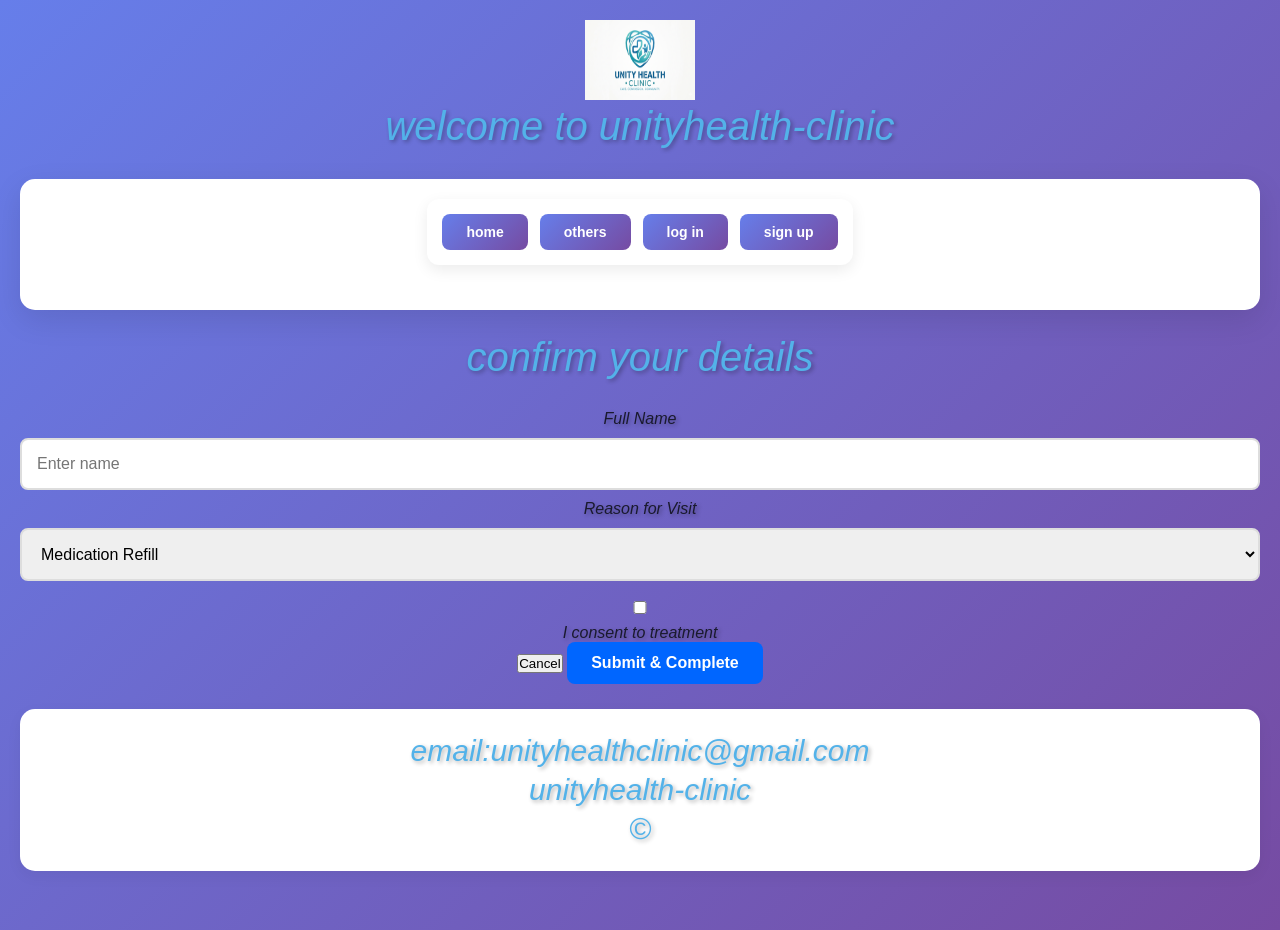
<file: UNITY-HEALTH-APP/index.html>
<!DOCTYPE html>
<html lang="en">
<head>
    <link rel="stylesheet" href="mucyo1.css">
    <title>Unity Health - Offline Check-in</title>
</head>
<body>
<img src="mucyo.png" width="110" height="80">
<p>welcome to unityhealth-clinic</p>
<header>
<nav>
  <button><a href="index.html">home</a></button> 
  <button><a href="other s.html">others</a></button> 
  <button><a href="log in.html">log in</a></button>
<button><a href="index.html">sign up</a></button>
    </nav>
    </header>
<p>confirm your details</p>
            <form id="checkinForm">
                <div class="form-group">
                    <label>Full Name</label>
                    <input type="text" id="patientName" placeholder="Enter name" required>
                </div>
                
                <div class="form-group">
                    <label>Reason for Visit</label>
                    <select id="reason">
                        <option>Medication Refill</option>
                        <option>New Consultation</option>
                        <option>Follow-up</option>
                    </select>
                </div>

                <div class="checkbox-group">
                    <input type="checkbox" id="consent">
                    <label>I consent to treatment</label>
                </div>

                <div class="actions">
                    <button type="button" class="btn-secondary">Cancel</button>
                    <button type="submit" class="btn-primary">Submit & Complete</button>
                </div>
            </form>
        </main>
    </div>
 <footer>
    <p>email:unityhealthclinic@gmail.com</p>
    <p>unityhealth-clinic</p>
    <p>&copy;</p>
</body>
</html>
</file>
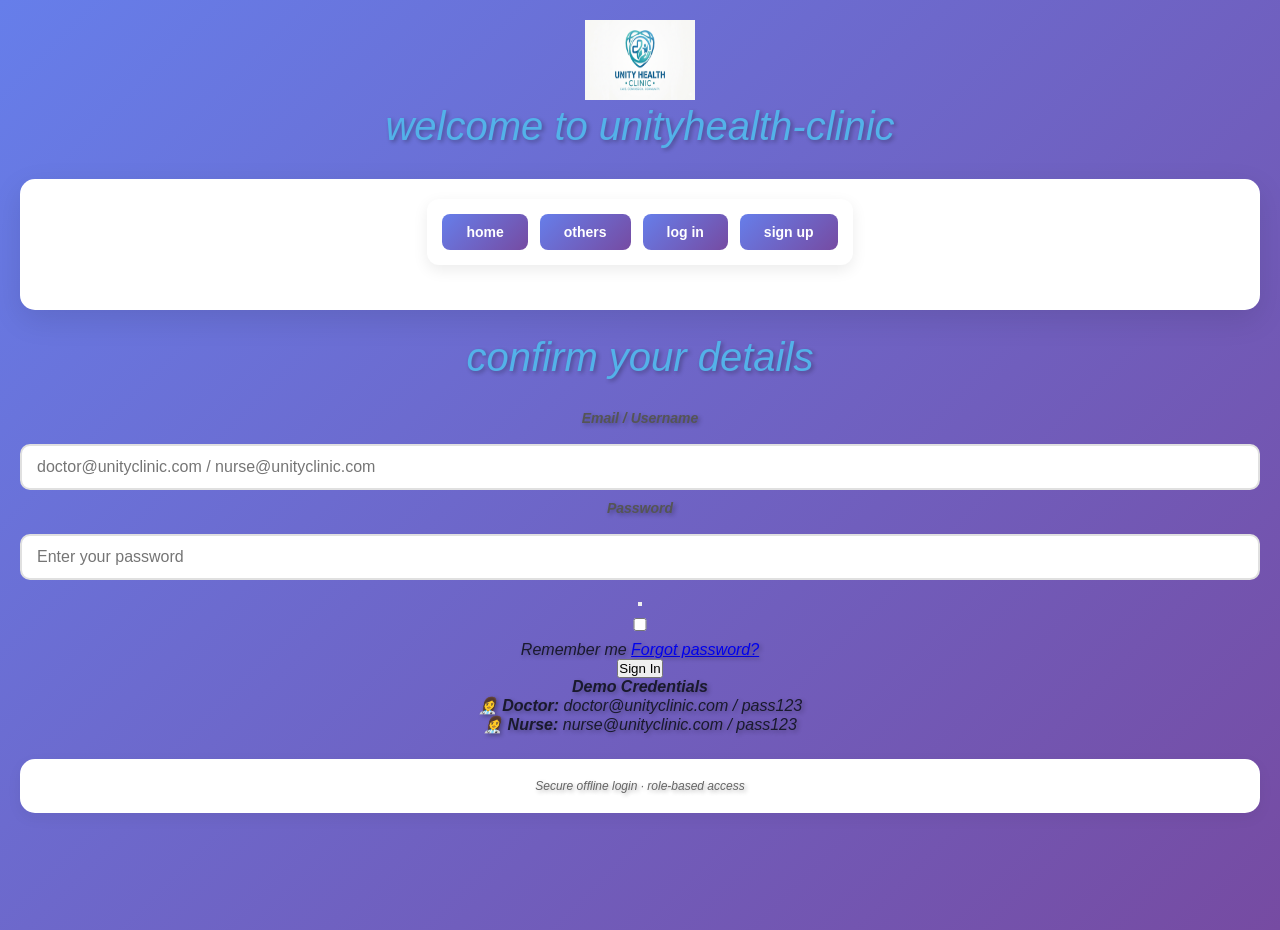
<file: UNITY-HEALTH-APP/log in.html>
<!DOCTYPE html>
<html lang="en">
<head>
    <link rel="stylesheet" href="mucyo1.css">
    <title>Unity Health - Offline Check-in</title>
</head>
<body>
<img src="mucyo.png" width="110" height="80">
<p>welcome to unityhealth-clinic</p>
<header>
<nav>
  <button><a href="index.html">home</a></button> 
  <button><a href="other s.html">others</a></button> 
  <button><a href="log in.html">log in</a></button>
<button><a href="index.html">sign up</a></button>
    
    </nav>
    </header>
<p>confirm your details</p>
    <form id="loginForm">
      <div class="input-group">
        <label><i class="far fa-envelope"></i> Email / Username</label>
        <div class="input-icon">
          <i class="fas fa-user"></i>
          <input type="text" id="username" placeholder="doctor@unityclinic.com / nurse@unityclinic.com" autocomplete="off">
        </div>
      </div>

      <div class="input-group">
        <label><i class="fas fa-lock"></i> Password</label>
        <div class="input-icon">
          <i class="fas fa-key"></i>
          <input type="password" id="password" placeholder="Enter your password">
          <button type="button" id="togglePassword" class="password-toggle">
            <i class="far fa-eye-slash"></i>
          </button>
        </div>
      </div>

      <div class="form-options">
        <label class="checkbox-label">
          <input type="checkbox" id="rememberCheckbox"> Remember me
        </label>
        <a href="#" id="forgotPasswordLink" class="forgot-link">Forgot password?</a>
      </div>

      <button type="submit" class="login-btn">
        <i class="fas fa-sign-in-alt"></i> Sign In
      </button>
    </form>

    <!-- Demo credentials hint (offline demo) -->
    <div class="demo-hint">
      <i class="fas fa-info-circle"></i> <strong>Demo Credentials</strong><br>
      👩‍⚕️ <strong>Doctor:</strong> doctor@unityclinic.com / pass123<br>
      👩‍⚕️ <strong>Nurse:</strong> nurse@unityclinic.com / pass123
    </div>
  </div>
  <footer>
    <i class="fas fa-laptop-medical"></i> Secure offline login · role-based access
  </footer>
</div>

<script>
  // DOM elements
  const doctorTab = document.querySelector('.doctor-tab');
  const nurseTab = document.querySelector('.nurse-tab');
  const usernameInput = document.getElementById('username');
  const passwordInput = document.getElementById('password');
  const loginForm = document.getElementById('loginForm');
  const errorContainer = document.getElementById('errorContainer');
  const errorTextSpan = document.getElementById('errorText');
  const togglePasswordBtn = document.getElementById('togglePassword');
  const rememberCheckbox = document.getElementById('rememberCheckbox');
  const forgotLink = document.getElementById('forgotPasswordLink');
  
  // Role state
  let currentRole = 'doctor';   // 'doctor' or 'nurse'

  // ---------- Role Switching UI ----------
  function setActiveRole(role) {
    currentRole = role;
    if (role === 'doctor') {
      doctorTab.classList.add('active');
      nurseTab.classList.remove('active');
      // optional: change placeholder hints for doctor
      usernameInput.placeholder = "doctor@unityclinic.com";
    } else {
      nurseTab.classList.add('active');
      doctorTab.classList.remove('active');
      usernameInput.placeholder = "nurse@unityclinic.com";
    }
    // Clear any previous error when switching roles
    hideError();
    // Not clearing input values automatically (user might switch roles)
  }

  doctorTab.addEventListener('click', () => setActiveRole('doctor'));
  nurseTab.addEventListener('click', () => setActiveRole('nurse'));

  // ---------- Helper: Show error message ----------
  function showError(message) {
    errorTextSpan.innerText = message;
    errorContainer.classList.remove('hidden');
    // auto hide after 4 seconds
    setTimeout(() => {
      if (errorContainer && !errorContainer.classList.contains('hidden')) {
        errorContainer.classList.add('hidden');
      }
    }, 4000);
  }

  function hideError() {
    errorContainer.classList.add('hidden');
    errorTextSpan.innerText = '';
  }

  // ---------- Password Toggle (show/hide) ----------
  togglePasswordBtn.addEventListener('click', function() {
    const type = passwordInput.getAttribute('type') === 'password' ? 'text' : 'password';
    passwordInput.setAttribute('type', type);
    this.innerHTML = type === 'password' ? '<i class="far fa-eye-slash"></i>' : '<i class="far fa-eye"></i>';
  });

  // ---------- Forgot password (demo simulation) ----------
  forgotLink.addEventListener('click', (e) => {
    e.preventDefault();
    showToastMessage('📧 Reset link sent to your clinic email address (demo mode).');
  });

  // Helper toast message (temporary notification)
  function showToastMessage(message, isSuccess = true) {
    let existingToast = document.querySelector('.toast-message');
    if (existingToast) existingToast.remove();
    const toast = document.createElement('div');
    toast.className = 'toast-message';
    toast.innerHTML = `<i class="fas ${isSuccess ? 'fa-check-circle' : 'fa-info-circle'}"></i> ${message}`;
    document.body.appendChild(toast);
    setTimeout(() => {
      toast.remove();
    }, 3000);
  }

  // ---------- Save to localStorage "remember me" (demo) ----------
  function saveRememberedCredentials(username, role) {
    if (rememberCheckbox.checked) {
      localStorage.setItem('clinic_remembered_user', username);
      localStorage.setItem('clinic_remembered_role', role);
      localStorage.setItem('clinic_remember_flag', 'true');
    } else {
      localStorage.removeItem('clinic_remembered_user');
      localStorage.removeItem('clinic_remembered_role');
      localStorage.setItem('clinic_remember_flag', 'false');
    }
  }

  function loadRememberedCredentials() {
    const flag = localStorage.getItem('clinic_remember_flag');
    if (flag === 'true') {
      const savedUser = localStorage.getItem('clinic_remembered_user');
      const savedRole = localStorage.getItem('clinic_remembered_role');
      if (savedUser) {
        usernameInput.value = savedUser;
        rememberCheckbox.checked = true;
        if (savedRole === 'doctor') setActiveRole('doctor');
        else if (savedRole === 'nurse') setActiveRole('nurse');
      }
    }
  }

  // ---------- VALIDATION & AUTHENTICATION (mock role-based) ----------
  // For demo purposes, clinic staff validation: doctor & nurse credentials
  function authenticate(role, username, password) {
    // Normalize inputs
    const user = username.trim().toLowerCase();
    const pwd = password.trim();
    
    if (role === 'doctor') {
      // doctor credentials: doctor@unityclinic.com / pass123  or any demo
      if ((user === 'doctor@unityclinic.com' || user === 'doctor') && pwd === 'pass123') {
        return { success: true, fullName: 'Dr. Sarah Mitchell', role: 'Doctor', redirect: '/doctor-dashboard' };
      }
    } 
    else if (role === 'nurse') {
      // nurse credentials: nurse@unityclinic.com / pass123
      if ((user === 'nurse@unityclinic.com' || user === 'nurse') && pwd === 'pass123') {
        return { success: true, fullName: 'Nurse Anna K.', role: 'Nurse', redirect: '/nurse-dashboard' };
      }
    }
    return { success: false, message: 'Invalid email or password. Please check your credentials.' };
  }

  // ---------- After successful login: display redirect simulation + role info ----------
  function handleLoginSuccess(userData, roleType) {
    // Display a nice success toast with role-based welcome
    const welcomeMsg = `Welcome back, ${userData.fullName} (${userData.role}). Redirecting to dashboard...`;
    showToastMessage(welcomeMsg, true);
    
    // In a real app, redirect to dashboard page; here we simulate navigation
    setTimeout(() => {
      // For demonstration: show an alert with success and reload simulation? 
      // We can also replace body content slightly, but just illustrate successful login:
      alert(`✅ LOGIN SUCCESSFUL!\n\nRole: ${userData.role}\nName: ${userData.fullName}\n\nThe clinic dashboard would open here.\n(Offline demo simulation)`);
      // Optional: reset form or keep logged in state? We'll clear password field to reset.
      passwordInput.value = '';
      // On success, you could also redirect to a new page (but this is just code snippet)
      // For demonstration we just show a success message.
    }, 500);
  }

  // ---------- Form submit handler ----------
  loginForm.addEventListener('submit', (e) => {
    e.preventDefault();
    hideError();
    
    const username = usernameInput.value;
    const password = passwordInput.value;
    
    // basic empty check
    if (!username || username.trim() === '') {
      showError('Please enter your email/username.');
      return;
    }
    if (!password) {
      showError('Password is required.');
      return;
    }
    
    // Perform authentication based on currentRole
    const authResult = authenticate(currentRole, username, password);
    
    if (authResult.success) {
      // Save remember-me if checked
      saveRememberedCredentials(username, currentRole);
      // Successful login
      handleLoginSuccess(authResult, currentRole);
      // optional clear error & further actions
    } else {
      showError(authResult.message || 'Authentication failed. Please try again.');
      // on failure, clear password only for security
      passwordInput.value = '';
    }
  });
  
  // Additional: reset demo fields with one-click? not necessary but add small handler for usability
  // Also if user press Enter, works as submit.
  
  // Load any saved "remember me" data on page load
  document.addEventListener('DOMContentLoaded', () => {
    loadRememberedCredentials();
    // Also set initial placeholder based on active role
    if (currentRole === 'doctor') {
      usernameInput.placeholder = "doctor@unityclinic.com";
    } else {
      usernameInput.placeholder = "nurse@unityclinic.com";
    }
    // Add small demo helper tooltip: if using quick demo.
  });
  
  // Convenience: if user clicks on any demo hint fill? Not needed but prevent confusion, but we also provide helper:
  // double-click on demo hint to autofill demo credentials?
  const demoHintDiv = document.querySelector('.demo-hint');
  if (demoHintDiv) {
    demoHintDiv.addEventListener('dblclick', () => {
      if (currentRole === 'doctor') {
        usernameInput.value = 'doctor@unityclinic.com';
        passwordInput.value = 'pass123';
      } else {
        usernameInput.value = 'nurse@unityclinic.com';
        passwordInput.value = 'pass123';
      }
      showToastMessage('Demo credentials filled! Click Sign In.', true);
    });
  }
  
  // Also clicking on role tabs should not clear whole form but remove error
  const roleTabs = [doctorTab, nurseTab];
  roleTabs.forEach(tab => {
    tab.addEventListener('click', () => {
      hideError();
      // optional: if we want to preserve username but show role placeholder, fine
    });
  });
</script>
</body>
</html>
</file>
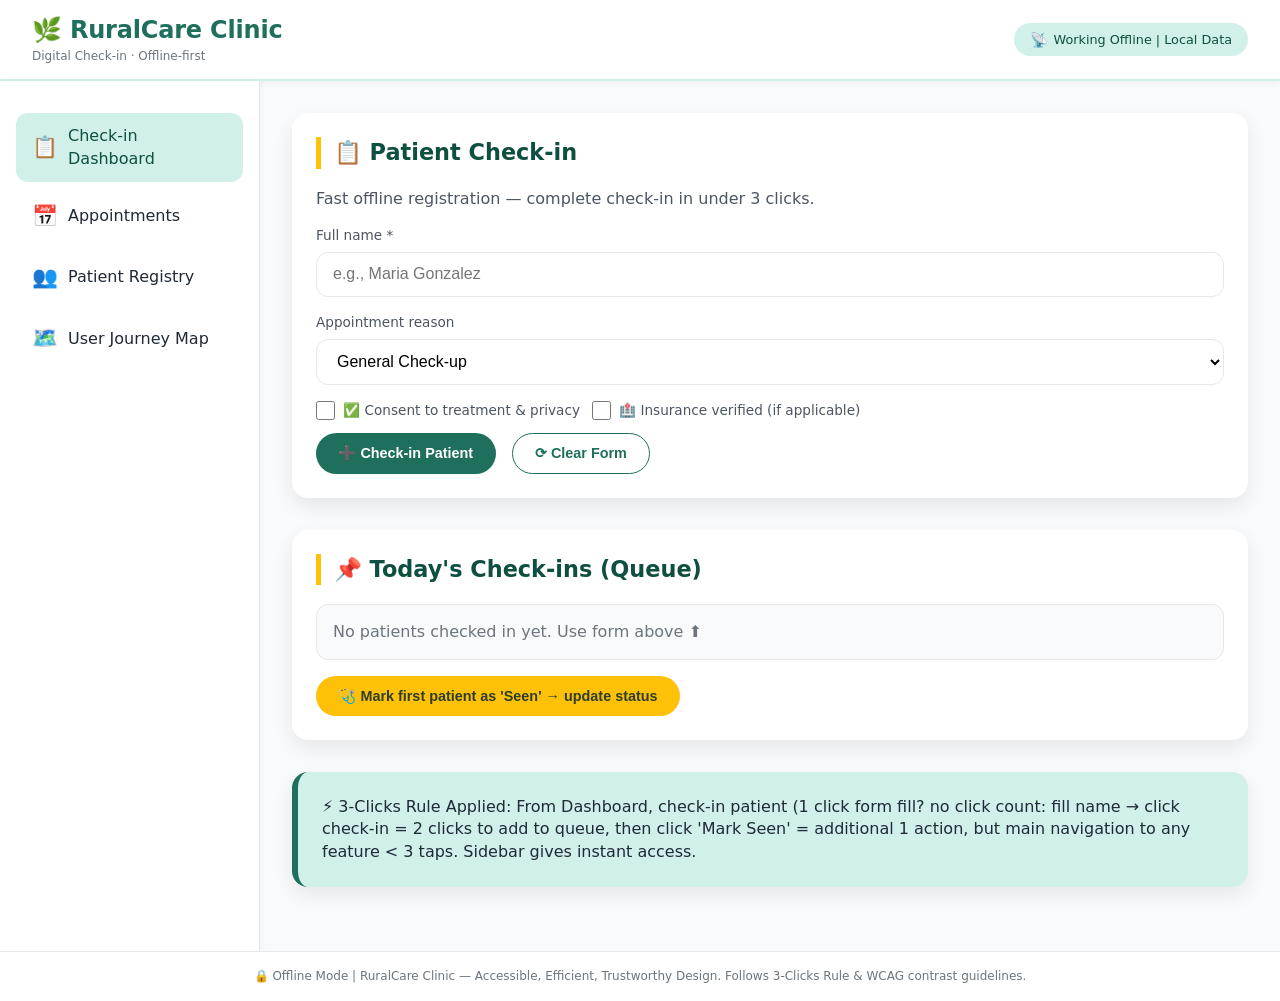
<file: UNITY-HEALTH-APP/mybestie.html>
<!DOCTYPE html>
<html lang="en">
<head>
  <meta charset="UTF-8">
  <meta name="viewport" content="width=device-width, initial-scale=1.0, user-scalable=yes">
  <title>RuralCare Clinic | Digital Patient Check-in System</title>
  <!-- Offline-capable, no external fonts or CDNs required for core functionality -->
  <style>
    * {
      margin: 0;
      padding: 0;
      box-sizing: border-box;
    }

    /* ========== BRAND IDENTITY & DESIGN PRINCIPLES ==========
       1. Accessibility: high contrast, clear focus states, scalable text
       2. Calm & Trustworthy: soothing blue-green palette, soft shadows, rounded corners
       3. Efficiency: 3-clicks rule, large tap targets, minimal cognitive load
    ========== */
    :root {
      --primary: #1e6f5c;      /* calm teal: trust, health */
      --primary-dark: #0e4f41;
      --primary-light: #d1f0ea;
      --secondary: #ffc107;    /* warm amber for highlights/alerts */
      --neutral-light: #f9fafb;
      --neutral-mid: #e5e7eb;
      --neutral-dark: #4b5563;
      --text-dark: #1f2937;
      --text-muted: #6c757d;
      --success: #28a745;
      --white: #ffffff;
      --shadow-sm: 0 2px 8px rgba(0, 0, 0, 0.05);
      --shadow-md: 0 8px 20px rgba(0, 0, 0, 0.08);
      --radius-md: 16px;
      --radius-sm: 12px;
    }

    body {
      font-family: system-ui, -apple-system, 'Segoe UI', Roboto, 'Helvetica Neue', sans-serif;
      background: var(--neutral-light);
      color: var(--text-dark);
      line-height: 1.4;
    }

    /* MAIN APP LAYOUT */
    .app {
      display: flex;
      flex-direction: column;
      min-height: 100vh;
    }

    /* Top Navigation Bar */
    .top-nav {
      background: var(--white);
      padding: 0.9rem 2rem;
      display: flex;
      justify-content: space-between;
      align-items: center;
      flex-wrap: wrap;
      gap: 1rem;
      box-shadow: var(--shadow-sm);
      border-bottom: 2px solid var(--primary-light);
    }

    .logo-area h1 {
      font-size: 1.5rem;
      font-weight: 600;
      color: var(--primary);
      letter-spacing: -0.2px;
    }

    .logo-area p {
      font-size: 0.75rem;
      color: var(--text-muted);
    }

    .offline-badge {
      background: var(--primary-light);
      padding: 0.4rem 1rem;
      border-radius: 40px;
      font-size: 0.8rem;
      font-weight: 500;
      display: flex;
      align-items: center;
      gap: 6px;
      color: var(--primary-dark);
    }

    .offline-badge::before {
      content: "📡";
      font-size: 0.9rem;
    }

    /* Sidebar + Main layout (2 columns - desktop, responsive) */
    .dashboard-container {
      display: flex;
      flex: 1;
    }

    /* Sidebar Menu */
    .sidebar {
      width: 260px;
      background: var(--white);
      border-right: 1px solid var(--neutral-mid);
      padding: 2rem 1rem;
      flex-shrink: 0;
      box-shadow: var(--shadow-sm);
    }

    .sidebar-menu {
      list-style: none;
      display: flex;
      flex-direction: column;
      gap: 0.5rem;
    }

    .sidebar-menu li {
      border-radius: var(--radius-sm);
      transition: all 0.2s;
    }

    .sidebar-menu a {
      display: flex;
      align-items: center;
      gap: 12px;
      padding: 0.75rem 1rem;
      text-decoration: none;
      font-weight: 500;
      color: var(--text-dark);
      border-radius: var(--radius-sm);
      transition: 0.1s ease;
    }

    .sidebar-menu a:hover,
    .sidebar-menu li.active a {
      background: var(--primary-light);
      color: var(--primary-dark);
    }

    .sidebar-menu .icon {
      font-size: 1.3rem;
      width: 24px;
      text-align: center;
    }

    /* Main content area */
    .main-content {
      flex: 1;
      padding: 2rem;
      overflow-x: auto;
    }

    /* Card & UI Components = reusable buttons, inputs */
    .card {
      background: var(--white);
      border-radius: var(--radius-md);
      box-shadow: var(--shadow-md);
      padding: 1.5rem;
      margin-bottom: 2rem;
    }

    .section-title {
      font-size: 1.4rem;
      font-weight: 600;
      margin-bottom: 1.2rem;
      color: var(--primary-dark);
      border-left: 5px solid var(--secondary);
      padding-left: 0.8rem;
    }

    /* Reusable button styles */
    .btn {
      border: none;
      padding: 0.7rem 1.4rem;
      border-radius: 40px;
      font-weight: 600;
      font-size: 0.9rem;
      cursor: pointer;
      transition: all 0.2s;
      background: var(--neutral-mid);
      color: var(--text-dark);
      display: inline-flex;
      align-items: center;
      gap: 8px;
    }

    .btn-primary {
      background: var(--primary);
      color: white;
      box-shadow: 0 1px 2px rgba(0,0,0,0.05);
    }

    .btn-primary:hover {
      background: var(--primary-dark);
      transform: translateY(-1px);
    }

    .btn-outline {
      background: transparent;
      border: 1px solid var(--primary);
      color: var(--primary);
    }

    /* Input fields */
    .input-group {
      margin-bottom: 1rem;
      display: flex;
      flex-direction: column;
      gap: 0.4rem;
    }

    label {
      font-weight: 500;
      font-size: 0.85rem;
      color: var(--neutral-dark);
    }

    input, select {
      padding: 0.8rem 1rem;
      border: 1.5px solid var(--neutral-mid);
      border-radius: var(--radius-sm);
      font-size: 1rem;
      transition: 0.2s;
      background: var(--white);
    }

    input:focus, select:focus {
      outline: none;
      border-color: var(--primary);
      box-shadow: 0 0 0 3px rgba(30,111,92,0.2);
    }

    /* Checkbox status specific */
    .checkbox-group {
      display: flex;
      align-items: center;
      gap: 12px;
      margin: 0.8rem 0;
    }

    .checkbox-group label {
      display: flex;
      align-items: center;
      gap: 8px;
      cursor: pointer;
    }

    input[type="checkbox"] {
      width: 1.2rem;
      height: 1.2rem;
      accent-color: var(--primary);
    }

    /* Patient queue / appointment list */
    .patient-list {
      margin-top: 1rem;
    }

    .patient-item {
      background: var(--neutral-light);
      padding: 1rem;
      border-radius: var(--radius-sm);
      margin-bottom: 0.8rem;
      display: flex;
      justify-content: space-between;
      align-items: center;
      flex-wrap: wrap;
      gap: 10px;
      border: 1px solid var(--neutral-mid);
    }

    .patient-info h4 {
      font-size: 1rem;
    }

    .status-badge {
      background: #ffedd5;
      color: #b45309;
      padding: 0.3rem 0.8rem;
      border-radius: 30px;
      font-size: 0.7rem;
      font-weight: 600;
    }

    .status-badge.checked {
      background: #d1fae5;
      color: #065f46;
    }

    hr {
      margin: 1rem 0;
      border-color: var(--neutral-mid);
    }

    /* Responsive - sidebar collapses on small screen */
    @media (max-width: 700px) {
      .dashboard-container {
        flex-direction: column;
      }
      .sidebar {
        width: 100%;
        padding: 1rem;
        border-right: none;
        border-bottom: 1px solid var(--neutral-mid);
      }
      .sidebar-menu {
        flex-direction: row;
        flex-wrap: wrap;
      }
      .main-content {
        padding: 1rem;
      }
    }

    /* journey map custom styling */
    .journey-steps {
      display: flex;
      flex-wrap: wrap;
      gap: 1rem;
      justify-content: space-between;
      margin-top: 1rem;
    }
    .step {
      flex: 1;
      background: var(--primary-light);
      padding: 0.8rem;
      border-radius: var(--radius-sm);
      text-align: center;
      font-size: 0.8rem;
      font-weight: 500;
    }
    .highlight {
      background: var(--secondary);
      color: #1e3a2f;
    }
    footer {
      background: white;
      padding: 1rem;
      text-align: center;
      border-top: 1px solid var(--neutral-mid);
      font-size: 0.75rem;
      color: var(--text-muted);
    }
  </style>
</head>
<body>
<div class="app">
  <!-- Top Navigation Bar with logo and offline indicator -->
  <div class="top-nav">
    <div class="logo-area">
      <h1>🌿 RuralCare Clinic</h1>
      <p>Digital Check-in · Offline-first</p>
    </div>
    <div class="offline-badge">
      <span>Working Offline | Local Data</span>
    </div>
  </div>

  <div class="dashboard-container">
    <!-- Sidebar Menu - navigation within dashboard -->
    <aside class="sidebar">
      <ul class="sidebar-menu">
        <li class="active" id="nav-dashboard-link"><a href="#" data-view="dashboard"><span class="icon">📋</span> Check-in Dashboard</a></li>
        <li id="nav-appointments-link"><a href="#" data-view="appointments"><span class="icon">📅</span> Appointments</a></li>
        <li id="nav-patients-link"><a href="#" data-view="patients"><span class="icon">👥</span> Patient Registry</a></li>
        <li id="nav-journey-link"><a href="#" data-view="journey"><span class="icon">🗺️</span> User Journey Map</a></li>
      </ul>
    </aside>

    <!-- MAIN CONTENT: dynamic view container (3-clicks rule: anywhere you need is max 2 clicks from main) -->
    <main class="main-content" id="main-view-container">
      <!-- CHECK-IN DASHBOARD (DEFAULT) also low-fidelity wireframe style + high-fidelity UI -->
      <div id="dashboard-view">
        <div class="card">
          <h2 class="section-title">📋 Patient Check-in</h2>
          <p style="margin-bottom: 1rem; color: var(--neutral-dark);">Fast offline registration — complete check-in in under 3 clicks.</p>
          <!-- Input fields for patient names + reusable buttons -->
          <div class="input-group">
            <label>Full name *</label>
            <input type="text" id="patientNameInput" placeholder="e.g., Maria Gonzalez" autocomplete="off">
          </div>
          <div class="input-group">
            <label>Appointment reason</label>
            <select id="reasonSelect">
              <option>General Check-up</option>
              <option>Vaccination</option>
              <option>Chronic follow-up</option>
              <option>Lab results</option>
            </select>
          </div>
          <!-- Status checkboxes (UI components) -->
          <div class="checkbox-group">
            <label>
              <input type="checkbox" id="consentCheckbox"> ✅ Consent to treatment & privacy
            </label>
            <label>
              <input type="checkbox" id="insuranceCheckbox"> 🏥 Insurance verified (if applicable)
            </label>
          </div>
          <div style="display: flex; gap: 1rem; flex-wrap: wrap; margin-top: 0.5rem;">
            <button class="btn btn-primary" id="checkinBtn">➕ Check-in Patient</button>
            <button class="btn btn-outline" id="resetFormBtn">⟳ Clear Form</button>
          </div>
        </div>

        <!-- Today's queue: showing checked-in patients + status checkboxes -->
        <div class="card">
          <h2 class="section-title">📌 Today's Check-ins (Queue)</h2>
          <div id="queueListContainer">
            <!-- dynamic list -->
            <div class="patient-list" id="patientQueueList">
              <div class="patient-item" style="color: var(--text-muted);">No patients checked in yet. Use form above ⬆️</div>
            </div>
          </div>
          <div style="margin-top: 1rem;">
            <button class="btn" id="markFirstSeenBtn" style="background: var(--secondary); color:#2d3e2b;">🩺 Mark first patient as 'Seen' → update status</button>
          </div>
        </div>

        <!-- information architecture note (3-clicks rule) -->
        <div class="card" style="background: var(--primary-light); border-left: 6px solid var(--primary);">
          <p style="font-weight: 500;">⚡ 3‑Clicks Rule Applied: From Dashboard, check-in patient (1 click form fill? no click count: fill name → click check-in = 2 clicks to add to queue, then click 'Mark Seen' = additional 1 action, but main navigation to any feature < 3 taps. Sidebar gives instant access.</p>
        </div>
      </div>

      <!-- Appointments view (hidden initially) -->
      <div id="appointments-view" style="display: none;">
        <div class="card">
          <h2 class="section-title">📅 Upcoming Appointments (Offline)</h2>
          <div id="appointmentList">
            <div class="patient-item">📌 10:00 AM - Elena Ramirez (General check-up)</div>
            <div class="patient-item">📌 11:30 AM - James Omondi (Vaccination)</div>
            <div class="patient-item">📌 01:15 PM - Fatima Hassan (Chronic follow-up)</div>
            <div class="patient-item">📌 03:00 PM - Liam Chen (Lab results)</div>
          </div>
          <hr>
          <div class="input-group">
            <label>Add new appointment (offline demo)</label>
            <input type="text" id="newApptName" placeholder="Patient name">
            <select id="newApptTime">
              <option>09:00 AM</option>
              <option>10:30 AM</option>
              <option>02:00 PM</option>
            </select>
            <button class="btn btn-primary" id="addApptBtn" style="margin-top: 0.6rem;">+ Schedule</button>
          </div>
        </div>
      </div>

      <!-- Patient Registry View  -->
      <div id="patients-view" style="display: none;">
        <div class="card">
          <h2 class="section-title">👥 Registered Patients (Demo Registry)</h2>
          <div id="registryList">
            <div class="patient-item">Maria Santos | Last visit: Jan 12, 2025</div>
            <div class="patient-item">John Mwangi | Last visit: Feb 3, 2025</div>
            <div class="patient-item">Clara Wu | Last visit: Mar 1, 2025</div>
          </div>
          <p style="margin-top: 1rem; font-size: 0.8rem;">All data stored locally in memory (offline)</p>
        </div>
      </div>

      <!-- User Journey Map View (visual mapping) -->
      <div id="journey-view" style="display: none;">
        <div class="card">
          <h2 class="section-title">🚶‍♀️ User Journey: Patient Check-in Experience</h2>
          <div class="journey-steps">
            <div class="step">1️⃣ Enter Clinic → Reception kiosk</div>
            <div class="step">2️⃣ Open Digital Check-in (dashboard)</div>
            <div class="step">3️⃣ Fill name & reason (1 min)</div>
            <div class="step">4️⃣ Confirm consent ✅</div>
            <div class="step highlight">5️⃣ Check-in complete → Added to queue</div>
            <div class="step">6️⃣ Staff notifies → Appointment seen</div>
          </div>
          <p style="margin-top: 1rem;"><strong>💡 Pain points addressed:</strong> Long paper forms, confusing queues, no status visibility → now digital offline, realtime queue status, and clear steps.</p>
        </div>
      </div>
    </main>
  </div>
  <footer>
    <span>🔒 Offline Mode | RuralCare Clinic — Accessible, Efficient, Trustworthy Design. Follows 3-Clicks Rule & WCAG contrast guidelines.</span>
  </footer>
</div>

<script>
  // ------------------ STATE MANAGEMENT (offline-simulated) ------------------
  let checkedInPatients = [];  // each: { id, name, reason, checkedInTime, status: "waiting"|"seen" }

  // helper to update UI for queue
  function renderQueue() {
    const queueContainer = document.getElementById("patientQueueList");
    if (!queueContainer) return;

    if (checkedInPatients.length === 0) {
      queueContainer.innerHTML = `<div class="patient-item" style="color: var(--text-muted);">✨ No patients checked in yet. Use form above ⬆️</div>`;
      return;
    }

    queueContainer.innerHTML = "";
    checkedInPatients.forEach((patient, idx) => {
      const patientDiv = document.createElement("div");
      patientDiv.className = "patient-item";
      const isSeen = patient.status === "seen";
      patientDiv.innerHTML = `
        <div class="patient-info">
          <h4>${escapeHtml(patient.name)}</h4>
          <small>${patient.reason} • ${patient.checkedInTime}</small>
          <div class="checkbox-group" style="margin-top: 6px;">
            <label style="font-size:0.8rem;">
              <input type="checkbox" class="status-checkbox" data-id="${patient.id}" ${isSeen ? "checked" : ""}> 
              Appointment Completed / Seen
            </label>
          </div>
        </div>
        <div class="status-badge ${isSeen ? 'checked' : ''}">${isSeen ? "✓ Seen" : "⏳ Waiting"}</div>
      `;
      queueContainer.appendChild(patientDiv);
    });

    // attach event listeners to checkboxes (update status)
    document.querySelectorAll('.status-checkbox').forEach(cb => {
      cb.addEventListener('change', (e) => {
        const patientId = parseInt(cb.getAttribute('data-id'));
        const patient = checkedInPatients.find(p => p.id === patientId);
        if (patient) {
          patient.status = cb.checked ? "seen" : "waiting";
          renderQueue();   // re-render to reflect badge
          // also save to localStorage if needed (offline persistence optional)
          saveToLocalStorage();
        }
      });
    });
  }

  function escapeHtml(str) {
    if (!str) return "";
    return str.replace(/[&<>]/g, function(m) {
      if (m === '&') return '&amp;';
      if (m === '<') return '&lt;';
      if (m === '>') return '&gt;';
      return m;
    });
  }

  function addCheckIn(name, reason) {
    if (!name.trim()) {
      alert("❌ Please enter patient name.");
      return false;
    }
    const now = new Date();
    const timeStr = now.toLocaleTimeString([], { hour: '2-digit', minute:'2-digit' });
    const newPatient = {
      id: Date.now(),
      name: name.trim(),
      reason: reason,
      checkedInTime: timeStr,
      status: "waiting"
    };
    checkedInPatients.unshift(newPatient); // newest on top
    renderQueue();
    saveToLocalStorage();
    return true;
  }

  function markFirstWaitingAsSeen() {
    const waitingPatient = checkedInPatients.find(p => p.status === "waiting");
    if (waitingPatient) {
      waitingPatient.status = "seen";
      renderQueue();
      saveToLocalStorage();
      alert(`✅ ${waitingPatient.name} marked as SEEN.`);
    } else {
      alert("No waiting patients in queue, or all already seen.");
    }
  }

  // simple localStorage for persistence (offline)
  function saveToLocalStorage() {
    localStorage.setItem('ruralcare_patients', JSON.stringify(checkedInPatients));
  }

  function loadFromLocalStorage() {
    const stored = localStorage.getItem('ruralcare_patients');
    if (stored) {
      try {
        checkedInPatients = JSON.parse(stored);
        // ensure each has status field for older data
        checkedInPatients = checkedInPatients.map(p => ({ ...p, status: p.status || "waiting" }));
        renderQueue();
      } catch(e) { console.warn(e); }
    }
  }

  // UI view routing (fulfills sidebar interactive)
  function showView(viewName) {
    const dashboardDiv = document.getElementById('dashboard-view');
    const appointmentsDiv = document.getElementById('appointments-view');
    const patientsDiv = document.getElementById('patients-view');
    const journeyDiv = document.getElementById('journey-view');
    // hide all
    if(dashboardDiv) dashboardDiv.style.display = 'none';
    if(appointmentsDiv) appointmentsDiv.style.display = 'none';
    if(patientsDiv) patientsDiv.style.display = 'none';
    if(journeyDiv) journeyDiv.style.display = 'none';
    // show active
    if(viewName === 'dashboard') dashboardDiv.style.display = 'block';
    if(viewName === 'appointments') appointmentsDiv.style.display = 'block';
    if(viewName === 'patients') patientsDiv.style.display = 'block';
    if(viewName === 'journey') journeyDiv.style.display = 'block';

    // update active nav style
    const links = document.querySelectorAll('.sidebar-menu li');
    links.forEach(li => li.classList.remove('active'));
    if(viewName === 'dashboard') document.getElementById('nav-dashboard-link')?.classList.add('active');
    if(viewName === 'appointments') document.getElementById('nav-appointments-link')?.classList.add('active');
    if(viewName === 'patients') document.getElementById('nav-patients-link')?.classList.add('active');
    if(viewName === 'journey') document.getElementById('nav-journey-link')?.classList.add('active');
  }

  // Additional feature: add appointment (simple demo)
  function addAppointmentOffline() {
    const nameInput = document.getElementById('newApptName');
    const timeSelect = document.getElementById('newApptTime');
    const name = nameInput.value.trim();
    if(!name) { alert("Enter patient name"); return; }
    const time = timeSelect.value;
    const appointmentListDiv = document.getElementById('appointmentList');
    const newApptDiv = document.createElement('div');
    newApptDiv.className = "patient-item";
    newApptDiv.innerHTML = `📌 ${time} - ${escapeHtml(name)} (Offline booking)`;
    appointmentListDiv.appendChild(newApptDiv);
    nameInput.value = '';
    // No sync but stored in DOM (offline ok)
  }

  // event binding
  document.addEventListener('DOMContentLoaded', () => {
    loadFromLocalStorage();

    // check-in button
    const checkinBtn = document.getElementById('checkinBtn');
    const resetBtn = document.getElementById('resetFormBtn');
    const patName = document.getElementById('patientNameInput');
    const reasonSelect = document.getElementById('reasonSelect');
    const consentChk = document.getElementById('consentCheckbox');
    const insuranceChk = document.getElementById('insuranceCheckbox');

    if(checkinBtn) {
      checkinBtn.addEventListener('click', () => {
        if(!consentChk.checked) {
          alert("Please confirm consent to treatment (privacy & check-in).");
          return;
        }
        const name = patName.value;
        const reason = reasonSelect.value;
        const added = addCheckIn(name, reason);
        if(added) {
          patName.value = '';
          reasonSelect.selectedIndex = 0;
          consentChk.checked = false;
          insuranceChk.checked = false;
          // optional success flash
        }
      });
    }

    if(resetBtn) {
      resetBtn.addEventListener('click', () => {
        patName.value = '';
        reasonSelect.selectedIndex = 0;
        consentChk.checked = false;
        insuranceChk.checked = false;
      });
    }

    const markSeenBtn = document.getElementById('markFirstSeenBtn');
    if(markSeenBtn) markSeenBtn.addEventListener('click', markFirstWaitingAsSeen);

    // Sidebar navigation routing
    document.querySelectorAll('.sidebar-menu a').forEach(anchor => {
      anchor.addEventListener('click', (e) => {
        e.preventDefault();
        const view = anchor.getAttribute('data-view');
        if(view === 'dashboard') showView('dashboard');
        else if(view === 'appointments') showView('appointments');
        else if(view === 'patients') showView('patients');
        else if(view === 'journey') showView('journey');
      });
    });

    // appointments add button
    const addApptBtn = document.getElementById('addApptBtn');
    if(addApptBtn) addApptBtn.addEventListener('click', addAppointmentOffline);

    // default dashboard visible & set active
    showView('dashboard');
  });
</script>
</body>
</html>
</file>
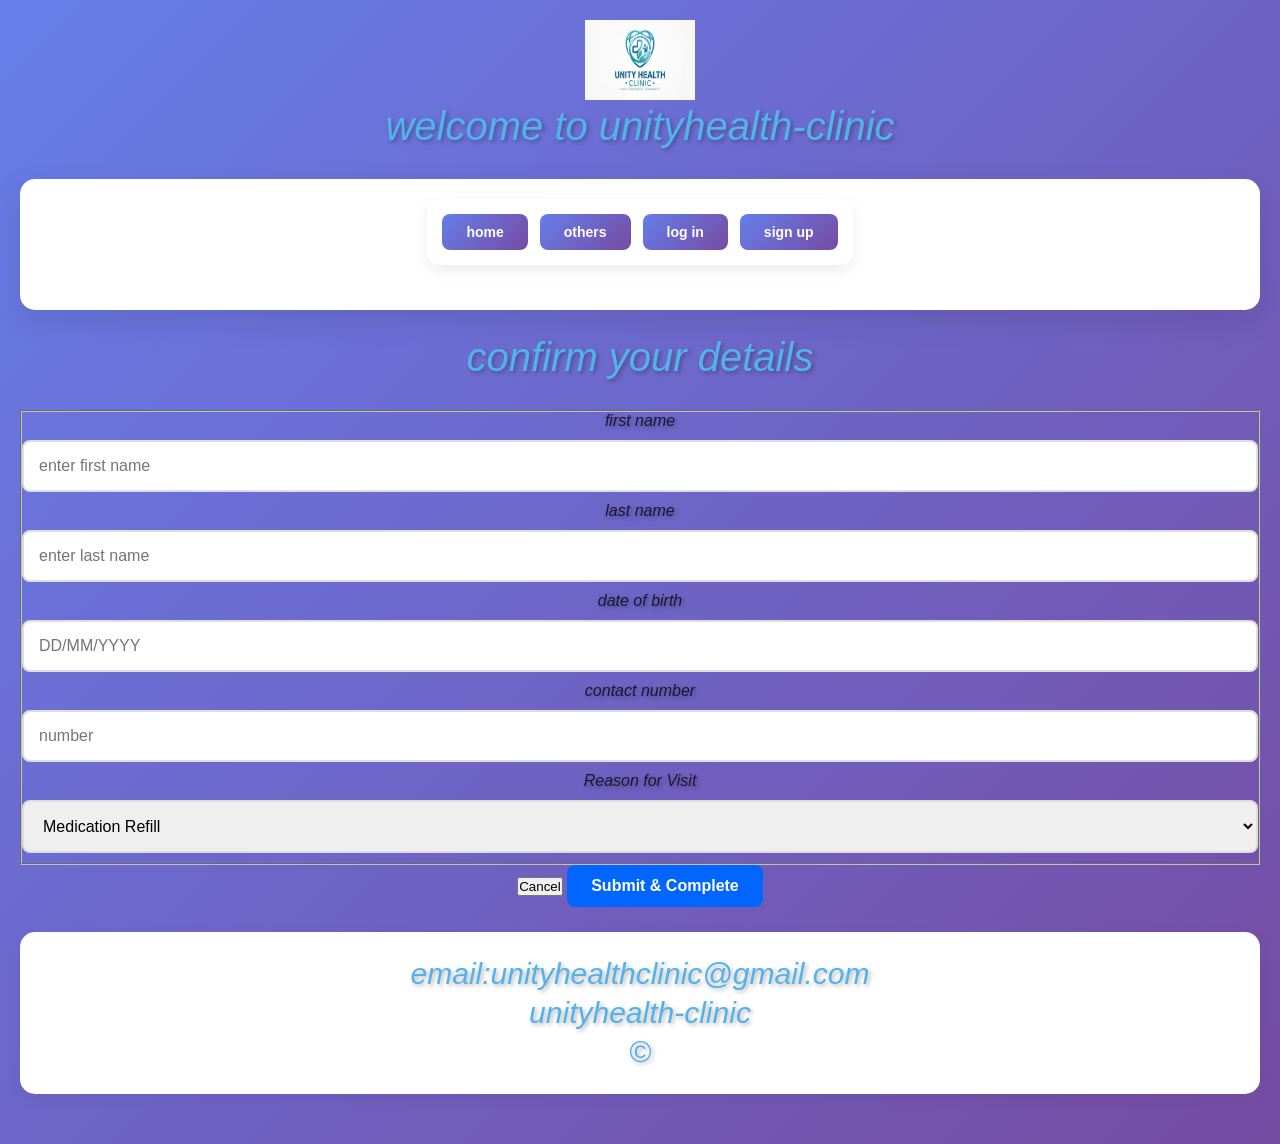
<file: UNITY-HEALTH-APP/other s.html>
<!DOCTYPE html>
<html lang="en">
<head>
    <link rel="stylesheet" href="mucyo1.css">
    <title>Unity Health - Offline Check-in</title>
</head>
<body>
<img src="mucyo.png" width="110" height="80">
<p>welcome to unityhealth-clinic</p>
<header>
<nav>
  <button><a href="index.html">home</a></button> 
  <button><a href="other s.html">others</a></button> 
  <button><a href="log in.html">log in</a></button>
<button><a href="index.html">sign up</a></button>
    </nav>
    </header>
    <p>confirm your details</p>
<form>
    <fieldset>
      <label>first name</label>  
 <input type="text" id="patient name" placeholder="enter first name" required>
      <label>last name</label>
<input type="text" id="patient name" placeholder="enter last name" required>
<label>date of birth</label>
<input type="number" id="patient age" placeholder="DD/MM/YYYY" required>
<label>contact number</label>
<input type="number" id="contact number" placeholder="number" required minlength="10">
 <label>Reason for Visit</label>
    <select id="reason">
    <option>Medication Refill</option>
    <option>New Consultation</option>
    <option>Follow-up</option>
</select>
</fieldset>
 <button type="button" class="btn-secondary">Cancel</button>
 <button type="submit" class="btn-primary">Submit & Complete</button>
 </form>
 <footer>
    <p>email:unityhealthclinic@gmail.com</p>
    <p> unityhealth-clinic</p>
    <p>&copy;</p>
</body>
</html>
</file>
<file: UNITY-HEALTH-APP/mucyo1.css>
:root {
    --primary-blue: #2C3E50;
    --teal-green: #16A085;
    --light-bg: #F4F7F6;
}

body { font-family: 'Segoe UI', sans-serif; background: var(--light-bg); margin: 0; }

.container { display: flex; height: 100vh; }

.sidebar { 
    width: 250px; 
    background: var(--primary-blue); 
    color: white; 
    padding: 20px; 
}

.content { flex: 1; padding: 40px; }

/* Large inputs for elderly accessibility */
input, select {
    width: 100%;
    padding: 15px;
    margin: 10px 0;
    border: 2px solid #ddd;
    border-radius: 8px;
    font-size: 1rem;
}

.btn-primary {
    background: var(--teal-green);
    color: white;
    padding: 15px 30px;
    border: none;
    border-radius: 8px;
    cursor: pointer;
    font-weight: bold;
}
 header{
background-color: color-mix(in srgb, color percentage, color percentage);
text-align: center;
}
body{
    background-color: color-mix(in hsl shorter hue, color percentage, color percentage);
    text-align: center;
    text-decoration: wavy;
}
nav{
    background-color: aqua;
    margin: auto;
}
@import url(kevin.css);
body {
  color: green;
  text-align: center;
  margin-bottom: 30px;
  font-style: italic;
  text-shadow: 2px 2px 4px rgba(0,0,0,0.3);
}
h1 {
  text-align: center;
  margin-bottom: 30px;
    font-style: italic;
  font-size: 2.5em;
  text-shadow: 2px 2px 4px rgba(177, 25, 139, 0.3);
    font-optical-sizing:initial;
}
p {
  text-align: center;
  margin-bottom: 30px;
  font-size: 2.5em;
    font-style: italic;
  text-shadow: 2px 2px 4px rgba(0,0,0,0.3);
  color:rgb(62, 132, 189);
}
* {
    margin: 0;
    padding: 0;
    box-sizing: border-box;
}

/* Currency list */
ul {
    background-color: white;
    padding: 20px;
    border-radius: 10px;
    list-style: none;
}

ul li {
    background-color: #f0f0f063;
    padding: 10px;
    margin: 8px 0;
    border-radius: 6px;
    border-left: 4px solid #92bfec;
}

/* Footer */
footer {
    background-color: #333;
    color: #ccc;
    text-align: center;
    padding: 15px;
    border-radius: 10px;
    margin-top: 30px;
}

footer p {
    margin: 5px;
}

body {
    font-family: 'Inter', sans-serif;
    background: var(--bg-primary);
    color: var(--text-primary);
    transition: 0.3s, color 0.3s;
}


:root {
    --bg-primary: #FFFFFF;
    --bg-secondary: #F5F7FA;
    --bg-card: #FFFFFF;
    --text-primary: #1A1A2E;
    --text-secondary: #666666;
    --border-color: #E0E0E0;
    --primary: #0066FF;
    --primary-hover: #0052CC;
    --danger: #FF3B30;
    --danger-hover: #CC2F26;
    --shadow: 0 4px 12px rgba(0, 0, 0, 0.1);
}

body.dark {
    --bg-primary: #1A1A2E;
    --bg-secondary: #16213E;
    --bg-card: #0F3460;
    --text-primary: #FFFFFF;
    --text-secondary: #A0A0A0;
    --border-color: #2C3E50;
    --shadow: 0 4px 12px rgba(0, 0, 0, 0.3);
}

/* Navigation */
.navbar {
    background: var(--bg-card);
    box-shadow: var(--shadow);
    position: sticky;
    top: 0;
    z-index: 1000;
     color: #0066FF;
}

.nav-container {
    max-width: 1200px;
    margin: 0 auto;
    padding: 1rem 2rem;
    display: flex;
    justify-content: space-between;
    align-items: center;
     color: #0066FF;
}

.logo {
    display: flex;
    align-items: center;
    gap: 0.5rem;
    font-size: 1.5rem;
    font-weight: 700;
     color: #0066FF;
}

.logo-icon {
    font-size: 1.8rem;
     color: #0066FF;
}

.nav-links {
    display: flex;
    list-style: none;
    gap: 2rem;
     color: #0066FF;
}

.nav-links a {
    text-decoration: none;
    color: var(--text-primary);
    font-weight: 500;
    transition: color 0.3s;
    color: #0066FF;
}

.nav-links a:hover,
.nav-links a.active {
    color: var(--primary);
}

.theme-toggle {
    background: var(--bg-secondary);
    border: none;
    font-size: 1.3rem;
    cursor: pointer;
    padding: 0.5rem;
    border-radius: 50%;
    width: 40px;
    height: 40px;
}

/* Main Container */
.container {
    max-width: 1200px;
    margin: 0 auto;
    padding: 2rem;
}

.page-header {
    text-align: center;
    margin-bottom: 3rem;
}

.page-header h1 {
    font-size: 2.5rem;
    margin-bottom: 0.5rem;
}

/* Hero Section */
.hero {
    background: linear-gradient(135deg, var(--primary) 0%, #0044CC 100%);
    color: white;
    padding: 4rem 2rem;
}

.hero-content {
    max-width: 1200px;
    margin: 0 auto;
    text-align: center;
}

.hero h1 {
    font-size: 3rem;
    margin-bottom: 1rem;
}

.highlight {
    color: #FFD700;
}

.quick-converter {
    background: white;
    color: var(--text-primary);
    border-radius: 20px;
    padding: 2rem;
    margin: 2rem auto;
    max-width: 600px;
    box-shadow: var(--shadow);
}

.converter-card {
    display: grid;
    grid-template-columns: 1fr 1fr;
    gap: 1rem;
    margin-top: 1rem;
}

.input-group {
    display: flex;
    flex-direction: column;
    gap: 0.5rem;
}

.input-group label {
    font-weight: 500;
}

.input-group input,
.input-group select {
    padding: 0.75rem;
    border: 1px solid var(--border-color);
    border-radius: 8px;
    font-size: 1rem;
}

.btn-primary {
    background: var(--primary);
    color: white;
    border: none;
    padding: 0.75rem 1.5rem;
    border-radius: 8px;
    font-size: 1rem;
    cursor: pointer;
    transition: var(--bg-primary) 0.3s;
    grid-column: span 2;
}

.btn-primary:hover {
    background: var(--primary-hover);
}

.btn-cta {
    display: inline-block;
    background: white;
    color: var(--primary);
    padding: 1rem 2rem;
    border-radius: 50px;
    text-decoration: none;
    font-weight: 600;
    margin-top: 1rem;
}

.features {
    display: grid;
    grid-template-columns: repeat(auto-fit, minmax(250px, 1fr));
    gap: 2rem;
    padding: 4rem 2rem;
    background: var(--bg-secondary);
}

.feature-card {
    text-align: center;
    padding: 2rem;
    background: var(--bg-card);
    border-radius: 12px;
}


.converter-main {
    display: flex;
    justify-content: center;
}

.converter-card-large {
    background: var(--bg-card);
    padding: 2rem;
    border-radius: 20px;
    max-width: 600px;
    width: 100%;
    box-shadow: var(--shadow);
}

.currency-selectors {
    display: flex;
    align-items: center;
    gap: 1rem;
    margin: 1.5rem 0;
}

.currency-box {
    flex: 1;
}

.swap-btn {
    background: var(--bg-secondary);
    border: none;
    font-size: 1.5rem;
    cursor: pointer;
    padding: 0.5rem;
    border-radius: 50%;
    width: 50px;
    height: 50px;
}

.btn-large {
    width: 100%;
    padding: 1rem;
    font-size: 1.1rem;
    margin-top: 1rem;
}

.result-container {
    margin-top: 2rem;
    text-align: center;
    padding: 1.5rem;
    background: var(--bg-secondary);
    border-radius: 12px;
}

.result-amount {
    font-size: 2rem;
    font-weight: 700;
    color: var(--primary);
}


.spinner {
    border: 4px solid var(--border-color);
    border-top: 4px solid var(--primary);
    border-radius: 50%;
    width: 40px;
    height: 40px;
    animation: spin 1s linear infinite;
    margin: 1rem auto;
}

.hidden {
    display: none;
}

@keyframes spin {
    0% { transform: rotate(0deg); }
    100% { transform: rotate(360deg); }
}

/* History Page */
.history-controls {
    display: flex;
    justify-content: space-between;
    margin-bottom: 2rem;
    flex-wrap: wrap;
    gap: 1rem;
}

.filter-group select {
    padding: 0.5rem 1rem;
    border-radius: 8px;
    border: 1px solid var(--border-color);
    background: var(--bg-card);
}

.btn-danger {
    background: var(--danger);
    color: white;
    border: none;
    padding: 0.5rem 1rem;
    border-radius: 8px;
    cursor: pointer;
}

.history-list {
    display: flex;
    flex-direction: column;
    gap: 1rem;
}

.history-item {
    background: var(--bg-card);
    padding: 1rem;
    border-radius: 12px;
    display: flex;
    justify-content: space-between;
    align-items: center;
    flex-wrap: wrap;
}

.empty-history {
    text-align: center;
    padding: 3rem;
}

/* Settings Page */
.settings-grid {
    display: grid;
    gap: 2rem;
}

.setting-card {
    background: var(--bg-card);
    padding: 1.5rem;
    border-radius: 12px;
}

.theme-buttons {
    display: flex;
    gap: 1rem;
    margin-top: 1rem;
}

.setting-btn {
    padding: 0.5rem 1rem;
    border: 1px solid var(--border-color);
    background: var(--bg-secondary);
    border-radius: 8px;
    cursor: pointer;
}

/* Details Page */
.details-layout {
    display: grid;
    grid-template-columns: 1fr 2fr;
    gap: 2rem;
}

@media (max-width: 768px) {
    .details-layout {
        grid-template-columns: 1fr;
    }
    
    .nav-links {
        gap: 1rem;
    }
    
    .hero h1 {
        font-size: 2rem;
    }
}

.info-card {
    background: var(--bg-secondary);
    padding: 1rem;
    border-radius: 8px;
    margin-bottom: 1rem;
}

.comparison-card {
    background: var(--bg-secondary);
    padding: 1rem;
    border-radius: 8px;
    margin-top: 1rem;
}

.historical-rates table {
    width: 100%;
    border-collapse: collapse;
    margin-top: 1rem;
}

.historical-rates th,
.historical-rates td {
    padding: 0.5rem;
    text-align: left;
    border-bottom: 1px solid var(--border-color);
}h1 {
  text-align: center;
  margin-bottom: 30px;
    font-style: italic;
  font-size: 2.5em;
  text-shadow: 2px 2px 4px rgba(177, 25, 139, 0.3);
    font-optical-sizing:initial;
}
p {
  text-align: center;
  margin-bottom: 30px;
  font-size: 2.5em;
    font-style: italic;
  text-shadow: 2px 2px 4px rgba(0,0,0,0.3);
  color:rgb(83, 178, 233);
}
* {
    margin: 0;
    padding: 0;
    box-sizing: border-box;
}

/* Currency list */
ul {
    background-color: white;
    padding: 20px;
    border-radius: 10px;
    list-style: none;
}

ul li {
    background-color: #f0f0f063;
    padding: 10px;
    margin: 8px 0;
    border-radius: 6px;
    border-left: 4px solid #92bfec;
}

/* Footer */
footer {
    background-color: #333;
    color: #ccc;
    text-align: center;
    padding: 15px;
    border-radius: 10px;
    margin-top: 30px;
}

footer p {
    margin: 5px;
}

body {
    font-family: 'Inter', sans-serif;
    background: var(--bg-primary);
    color: var(--text-primary);
    transition: 0.3s, color 0.3s;
}


:root {
    --bg-primary: #FFFFFF;
    --bg-secondary: #F5F7FA;
    --bg-card: #FFFFFF;
    --text-primary: #1A1A2E;
    --text-secondary: #666666;
    --border-color: #E0E0E0;
    --primary: #0066FF;
    --primary-hover: #0052CC;
    --danger: #FF3B30;
    --danger-hover: #CC2F26;
    --shadow: 0 4px 12px rgba(0, 0, 0, 0.1);
}

body.dark {
    --bg-primary: #1A1A2E;
    --bg-secondary: #16213E;
    --bg-card: #0F3460;
    --text-primary: #FFFFFF;
    --text-secondary: #A0A0A0;
    --border-color: #2C3E50;
    --shadow: 0 4px 12px rgba(0, 0, 0, 0.3);
}

/* Navigation */
.navbar {
    background: var(--bg-card);
    box-shadow: var(--shadow);
    position: sticky;
    top: 0;
    z-index: 1000;
     color: #0066FF;
}

.nav-container {
    max-width: 1200px;
    margin: 0 auto;
    padding: 1rem 2rem;
    display: flex;
    justify-content: space-between;
    align-items: center;
     color: #0066FF;
}

.logo {
    display: flex;
    align-items: center;
    gap: 0.5rem;
    font-size: 1.5rem;
    font-weight: 700;
     color: #0066FF;
}

.logo-icon {
    font-size: 1.8rem;
     color: #0066FF;
}

.nav-links {
    display: flex;
    list-style: none;
    gap: 2rem;
     color: #0066FF;
}

.nav-links a {
    text-decoration: none;
    color: var(--text-primary);
    font-weight: 500;
    transition: color 0.3s;
    color: #0066FF;
}

.nav-links a:hover,
.nav-links a.active {
    color: var(--primary);
}

.theme-toggle {
    background: var(--bg-secondary);
    border: none;
    font-size: 1.3rem;
    cursor: pointer;
    padding: 0.5rem;
    border-radius: 50%;
    width: 40px;
    height: 40px;
}

/* Main Container */
.container {
    max-width: 1200px;
    margin: 0 auto;
    padding: 2rem;
}

.page-header {
    text-align: center;
    margin-bottom: 3rem;
}

.page-header h1 {
    font-size: 2.5rem;
    margin-bottom: 0.5rem;
}

/* Hero Section */
.hero {
    background: linear-gradient(135deg, var(--primary) 0%, #0044CC 100%);
    color: white;
    padding: 4rem 2rem;
}

.hero-content {
    max-width: 1200px;
    margin: 0 auto;
    text-align: center;
}

.hero h1 {
    font-size: 3rem;
    margin-bottom: 1rem;
}

.highlight {
    color: #FFD700;
}

.quick-converter {
    background: white;
    color: var(--text-primary);
    border-radius: 20px;
    padding: 2rem;
    margin: 2rem auto;
    max-width: 600px;
    box-shadow: var(--shadow);
}

.converter-card {
    display: grid;
    grid-template-columns: 1fr 1fr;
    gap: 1rem;
    margin-top: 1rem;
}

.input-group {
    display: flex;
    flex-direction: column;
    gap: 0.5rem;
}

.input-group label {
    font-weight: 500;
}

.input-group input,
.input-group select {
    padding: 0.75rem;
    border: 1px solid var(--border-color);
    border-radius: 8px;
    font-size: 1rem;
}

.btn-primary {
    background: var(--primary);
    color: white;
    border: none;
    padding: 0.75rem 1.5rem;
    border-radius: 8px;
    font-size: 1rem;
    cursor: pointer;
    transition: var(--bg-primary) 0.3s;
    grid-column: span 2;
}

.btn-primary:hover {
    background: var(--primary-hover);
}

.btn-cta {
    display: inline-block;
    background: white;
    color: var(--primary);
    padding: 1rem 2rem;
    border-radius: 50px;
    text-decoration: none;
    font-weight: 600;
    margin-top: 1rem;
}

.features {
    display: grid;
    grid-template-columns: repeat(auto-fit, minmax(250px, 1fr));
    gap: 2rem;
    padding: 4rem 2rem;
    background: var(--bg-secondary);
}

.feature-card {
    text-align: center;
    padding: 2rem;
    background: var(--bg-card);
    border-radius: 12px;
}


.converter-main {
    display: flex;
    justify-content: center;
}

.converter-card-large {
    background: var(--bg-card);
    padding: 2rem;
    border-radius: 20px;
    max-width: 600px;
    width: 100%;
    box-shadow: var(--shadow);
}

.currency-selectors {
    display: flex;
    align-items: center;
    gap: 1rem;
    margin: 1.5rem 0;
}

.currency-box {
    flex: 1;
}

.swap-btn {
    background: var(--bg-secondary);
    border: none;
    font-size: 1.5rem;
    cursor: pointer;
    padding: 0.5rem;
    border-radius: 50%;
    width: 50px;
    height: 50px;
}

.btn-large {
    width: 100%;
    padding: 1rem;
    font-size: 1.1rem;
    margin-top: 1rem;
}

.result-container {
    margin-top: 2rem;
    text-align: center;
    padding: 1.5rem;
    background: var(--bg-secondary);
    border-radius: 12px;
}

.result-amount {
    font-size: 2rem;
    font-weight: 700;
    color: var(--primary);
}


.spinner {
    border: 4px solid var(--border-color);
    border-top: 4px solid var(--primary);
    border-radius: 50%;
    width: 40px;
    height: 40px;
    animation: spin 1s linear infinite;
    margin: 1rem auto;
}

.hidden {
    display: none;
}

@keyframes spin {
    0% { transform: rotate(0deg); }
    100% { transform: rotate(360deg); }
}

/* History Page */
.history-controls {
    display: flex;
    justify-content: space-between;
    margin-bottom: 2rem;
    flex-wrap: wrap;
    gap: 1rem;
}

.filter-group select {
    padding: 0.5rem 1rem;
    border-radius: 8px;
    border: 1px solid var(--border-color);
    background: var(--bg-card);
}

.btn-danger {
    background: var(--danger);
    color: white;
    border: none;
    padding: 0.5rem 1rem;
    border-radius: 8px;
    cursor: pointer;
}

.history-list {
    display: flex;
    flex-direction: column;
    gap: 1rem;
}

.history-item {
    background: var(--bg-card);
    padding: 1rem;
    border-radius: 12px;
    display: flex;
    justify-content: space-between;
    align-items: center;
    flex-wrap: wrap;
}

.empty-history {
    text-align: center;
    padding: 3rem;
}

/* Settings Page */
.settings-grid {
    display: grid;
    gap: 2rem;
}

.setting-card {
    background: var(--bg-card);
    padding: 1.5rem;
    border-radius: 12px;
}

.theme-buttons {
    display: flex;
    gap: 1rem;
    margin-top: 1rem;
}

.setting-btn {
    padding: 0.5rem 1rem;
    border: 1px solid var(--border-color);
    background: var(--bg-secondary);
    border-radius: 8px;
    cursor: pointer;
}

/* Details Page */
.details-layout {
    display: grid;
    grid-template-columns: 1fr 2fr;
    gap: 2rem;
}

@media (max-width: 768px) {
    .details-layout {
        grid-template-columns: 1fr;
    }
    
    .nav-links {
        gap: 1rem;
    }
    
    .hero h1 {
        font-size: 2rem;
    }
}

.info-card {
    background: var(--bg-secondary);
    padding: 1rem;
    border-radius: 8px;
    margin-bottom: 1rem;
}

.comparison-card {
    background: var(--bg-secondary);
    padding: 1rem;
    border-radius: 8px;
    margin-top: 1rem;
}

.historical-rates table {
    width: 100%;
    border-collapse: collapse;
    margin-top: 1rem;
}

.historical-rates th,
.historical-rates td {
    padding: 0.5rem;
    text-align: left;
    border-bottom: 1px solid var(--border-color);
}/* ============================================
   COMPLETE CSS STYLESHEET FOR CURRENCY EXCHANGE WEBSITE
   Includes: Header, Navigation, Footer, Cards, Forms, Buttons, 
   History, Settings, Dark/Light Mode, Responsive Design
   ============================================ */

/* ===== RESET & BASE STYLES ===== */
* {
    margin: 0;
    padding: 0;
    box-sizing: border-box;
}

body {
    font-family: 'Segoe UI', Tahoma, Geneva, Verdana, sans-serif;
    background: linear-gradient(135deg, #667eea 0%, #764ba2 100%);
    min-height: 100vh;
    padding: 20px;
    transition: background-color 0.3s ease, color 0.3s ease;
}

/* ===== CONTAINER ===== */
.container {
    max-width: 1200px;
    margin: 0 auto;
}

/* ===== HEADER STYLES ===== */
header {
    background: white;
    border-radius: 15px;
    padding: 20px 30px;
    margin-bottom: 25px;
    display: flex;
    align-items: center;
    gap: 20px;
    box-shadow: 0 10px 30px rgba(0, 0, 0, 0.1);
    transition: all 0.3s ease;
}

header img, header image {
    border-radius: 50%;
    object-fit: cover;
}

header h5 {
    font-size: 24px;
    color: #667eea;
    letter-spacing: 1px;
    font-weight: 600;
}

header h5 i {
    font-style: italic;
}

/* ===== NAVIGATION BAR STYLES ===== */
nav {
    background: white;
    border-radius: 12px;
    padding: 15px;
    margin-bottom: 25px;
    display: flex;
    gap: 12px;
    flex-wrap: wrap;
    box-shadow: 0 5px 15px rgba(0, 0, 0, 0.08);
}

nav button {
    background: linear-gradient(135deg, #667eea 0%, #764ba2 100%);
    border: none;
    padding: 10px 24px;
    border-radius: 8px;
    transition: transform 0.2s, box-shadow 0.2s;
    cursor: pointer;
}

nav button:hover {
    transform: translateY(-2px);
    box-shadow: 0 5px 15px rgba(102, 126, 234, 0.4);
}

nav button a {
    color: white;
    text-decoration: none;
    font-weight: 600;
    font-size: 14px;
}

/* ===== MAIN CONTENT AREAS ===== */
main {
    background: transparent;
    padding: 0;
    margin-bottom: 25px;
}

/* ===== CARD COMPONENTS ===== */
.card {
    background: white;
    border-radius: 20px;
    padding: 25px;
    box-shadow: 0 10px 30px rgba(0, 0, 0, 0.1);
    margin-bottom: 25px;
    transition: transform 0.2s, box-shadow 0.2s;
}

.card:hover {
    transform: translateY(-3px);
    box-shadow: 0 15px 40px rgba(0, 0, 0, 0.15);
}

.card h2 {
    color: #333;
    margin-bottom: 20px;
    padding-bottom: 10px;
    border-bottom: 3px solid #667eea;
    display: inline-block;
}

/* ===== GRID LAYOUTS ===== */
.main-grid {
    display: grid;
    grid-template-columns: repeat(auto-fit, minmax(350px, 1fr));
    gap: 25px;
    margin-bottom: 25px;
}

.grid-2cols {
    display: grid;
    grid-template-columns: repeat(2, 1fr);
    gap: 25px;
}

.grid-3cols {
    display: grid;
    grid-template-columns: repeat(3, 1fr);
    gap: 25px;
}

/* ===== FORM STYLES ===== */
.converter-form, .settings-form {
    display: flex;
    flex-direction: column;
    gap: 20px;
}

.input-group {
    display: flex;
    flex-direction: column;
    gap: 8px;
}

.input-group label {
    font-weight: 600;
    color: #555;
    font-size: 14px;
}

.input-group input,
.input-group select,
.input-group textarea {
    padding: 12px 15px;
    border: 2px solid #e0e0e0;
    border-radius: 10px;
    font-size: 16px;
    transition: all 0.3s;
    font-family: inherit;
}

.input-group input:focus,
.input-group select:focus,
.input-group textarea:focus {
    outline: none;
    border-color: #667eea;
    box-shadow: 0 0 0 3px rgba(102, 126, 234, 0.1);
}

.input-group input:hover,
.input-group select:hover {
    border-color: #667eea;
}

/* ===== BUTTON STYLES ===== */
button {
    cursor: pointer;
    font-family: inherit;
}

.primary-btn, .convert-btn {
    background: linear-gradient(135deg, #667eea 0%, #764ba2 100%);
    color: white;
    border: none;
    padding: 14px 28px;
    border-radius: 10px;
    font-size: 16px;
    font-weight: 600;
    cursor: pointer;
    transition: transform 0.2s, box-shadow 0.2s;
}

.primary-btn:hover, .convert-btn:hover {
    transform: translateY(-2px);
    box-shadow: 0 5px 15px rgba(102, 126, 234, 0.4);
}

.secondary-btn {
    background: #f0f0f0;
    color: #333;
    border: 2px solid #ddd;
    padding: 12px 24px;
    border-radius: 10px;
    font-size: 14px;
    font-weight: 600;
    transition: all 0.2s;
}

.secondary-btn:hover {
    background: #e0e0e0;
    border-color: #667eea;
}

.danger-btn, .clear-btn {
    background: #dc3545;
    color: white;
    border: none;
    padding: 12px 24px;
    border-radius: 10px;
    font-size: 14px;
    font-weight: 600;
    cursor: pointer;
    transition: all 0.2s;
}

.danger-btn:hover, .clear-btn:hover {
    background: #c82333;
    transform: translateY(-1px);
}

.swap-btn {
    background: #f0f0f0;
    border: none;
    padding: 10px;
    border-radius: 50px;
    cursor: pointer;
    font-size: 20px;
    transition: all 0.3s;
    width: 50px;
    margin: 0 auto;
}

.swap-btn:hover {
    background: #667eea;
    color: white;
    transform: rotate(180deg);
}

/* ===== RESULT BOX ===== */
.result-box {
    background: linear-gradient(135deg, #f5f7fa 0%, #c3cfe2 100%);
    padding: 20px;
    border-radius: 12px;
    text-align: center;
    margin-top: 15px;
}

.result-box h3 {
    color: #555;
    font-size: 14px;
    margin-bottom: 10px;
}

.result-box .conversion-result {
    font-size: 28px;
    font-weight: bold;
    color: #667eea;
}

/* ===== HISTORY LIST STYLES ===== */
.history-list {
    max-height: 400px;
    overflow-y: auto;
}

.history-item {
    background: #f8f9fa;
    padding: 12px;
    margin-bottom: 10px;
    border-radius: 10px;
    border-left: 4px solid #667eea;
    transition: transform 0.2s;
}

.history-item:hover {
    transform: translateX(5px);
    background: #f0f2f5;
}

.history-text {
    font-weight: 600;
    color: #333;
    margin-bottom: 5px;
}

.history-date {
    font-size: 11px;
    color: #888;
}

.empty-history {
    text-align: center;
    padding: 40px;
    color: #999;
}

/* ===== STATS SECTION ===== */
.stats-section {
    background: white;
    border-radius: 20px;
    padding: 25px;
    margin-bottom: 25px;
    box-shadow: 0 10px 30px rgba(0, 0, 0, 0.1);
}

.stats-grid {
    display: grid;
    grid-template-columns: repeat(auto-fit, minmax(200px, 1fr));
    gap: 20px;
    margin-top: 15px;
}

.stat-card {
    background: linear-gradient(135deg, #667eea 0%, #764ba2 100%);
    color: white;
    padding: 15px;
    border-radius: 12px;
    text-align: center;
    transition: transform 0.2s;
}

.stat-card:hover {
    transform: translateY(-3px);
}

.stat-number {
    font-size: 32px;
    font-weight: bold;
}

.stat-label {
    font-size: 12px;
    opacity: 0.9;
    margin-top: 5px;
}

/* ===== FOOTER STYLES ===== */
footer {
    background: white;
    border-radius: 15px;
    padding: 20px;
    text-align: center;
    color: #666;
    font-size: 12px;
    margin-top: 25px;
    box-shadow: 0 5px 15px rgba(0, 0, 0, 0.05);
}

footer p {
    margin: 5px 0;
}

/* ===== TABLE STYLES ===== */
.data-table {
    width: 100%;
    border-collapse: collapse;
    margin: 15px 0;
}

.data-table th,
.data-table td {
    padding: 12px;
    text-align: left;
    border-bottom: 1px solid #e0e0e0;
}

.data-table th {
    background: #667eea;
    color: white;
    font-weight: 600;
}

.data-table tr:hover {
    background: #f5f5f5;
}

/* ===== ALERT & MESSAGE STYLES ===== */
.alert {
    padding: 12px 20px;
    border-radius: 8px;
    margin-bottom: 15px;
    font-weight: 500;
}

.alert-success {
    background: #d4edda;
    color: #155724;
    border: 1px solid #c3e6cb;
}

.alert-error {
    background: #f8d7da;
    color: #721c24;
    border: 1px solid #f5c6cb;
}

.alert-warning {
    background: #fff3cd;
    color: #856404;
    border: 1px solid #ffeeba;
}

.alert-info {
    background: #d1ecf1;
    color: #0c5460;
    border: 1px solid #bee5eb;
}

/* ===== LOADING SPINNER ===== */
.spinner {
    border: 3px solid #f3f3f3;
    border-top: 3px solid #667eea;
    border-radius: 50%;
    width: 40px;
    height: 40px;
    animation: spin 1s linear infinite;
    margin: 20px auto;
}

@keyframes spin {
    0% { transform: rotate(0deg); }
    100% { transform: rotate(360deg); }
}

/* ===== TOOLTIP ===== */
.tooltip {
    position: relative;
    display: inline-block;
    cursor: help;
}

.tooltip .tooltip-text {
    visibility: hidden;
    background-color: #333;
    color: #fff;
    text-align: center;
    padding: 5px 10px;
    border-radius: 6px;
    position: absolute;
    z-index: 1;
    bottom: 125%;
    left: 50%;
    transform: translateX(-50%);
    white-space: nowrap;
    font-size: 12px;
}

.tooltip:hover .tooltip-text {
    visibility: visible;
}

/* ===== PROGRESS BAR ===== */
.progress-bar {
    width: 100%;
    height: 8px;
    background: #e0e0e0;
    border-radius: 4px;
    overflow: hidden;
}

.progress-fill {
    height: 100%;
    background: linear-gradient(135deg, #667eea 0%, #764ba2 100%);
    border-radius: 4px;
    transition: width 0.3s ease;
}

/* ===== DARK MODE STYLES ===== */
body.dark-mode {
    background: linear-gradient(135deg, #1a1a2e 0%, #16213e 100%);
}

body.dark-mode header,
body.dark-mode nav,
body.dark-mode .card,
body.dark-mode .stats-section,
body.dark-mode footer {
    background: #1e1e2f;
    color: #eee;
}

body.dark-mode .card h2 {
    color: #eee;
}

body.dark-mode .input-group label {
    color: #ccc;
}

body.dark-mode .input-group input,
body.dark-mode .input-group select {
    background: #2d2d44;
    border-color: #3d3d5c;
    color: #eee;
}

body.dark-mode .history-item {
    background: #2d2d44;
    color: #eee;
}

body.dark-mode .history-text {
    color: #eee;
}

body.dark-mode .result-box {
    background: linear-gradient(135deg, #2d2d44 0%, #1e1e2f 100%);
}

body.dark-mode .result-box .conversion-result {
    color: #a78bfa;
}

body.dark-mode .secondary-btn {
    background: #2d2d44;
    color: #eee;
    border-color: #3d3d5c;
}

body.dark-mode footer {
    color: #aaa;
}

body.dark-mode .data-table td {
    border-bottom-color: #3d3d5c;
}

body.dark-mode .data-table tr:hover {
    background: #2d2d44;
}

/* ===== RESPONSIVE DESIGN ===== */
@media (max-width: 768px) {
    body {
        padding: 10px;
    }
    
    header {
        flex-direction: column;
        text-align: center;
        padding: 15px;
    }
    
    header h5 {
        font-size: 18px;
    }
    
    nav {
        justify-content: center;
    }
    
    nav button {
        padding: 8px 16px;
    }
    
    .grid-2cols,
    .grid-3cols {
        grid-template-columns: 1fr;
    }
    
    .main-grid {
        grid-template-columns: 1fr;
    }
    
    .card {
        padding: 15px;
    }
    
    .stat-card {
        padding: 10px;
    }
    
    .stat-number {
        font-size: 24px;
    }
    
    .result-box .conversion-result {
        font-size: 22px;
    }
    
    .primary-btn, .convert-btn {
        padding: 10px 20px;
    }
}

@media (max-width: 480px) {
    .stats-grid {
        grid-template-columns: 1fr;
    }
    
    .history-item {
        padding: 8px;
    }
    
    .input-group input,
    .input-group select {
        padding: 10px;
        font-size: 14px;
    }
}

/* ===== UTILITY CLASSES ===== */
.text-center { text-align: center; }
.text-left { text-align: left; }
.text-right { text-align: right; }

.mt-1 { margin-top: 5px; }
.mt-2 { margin-top: 10px; }
.mt-3 { margin-top: 15px; }
.mt-4 { margin-top: 20px; }
.mt-5 { margin-top: 25px; }

.mb-1 { margin-bottom: 5px; }
.mb-2 { margin-bottom: 10px; }
.mb-3 { margin-bottom: 15px; }
.mb-4 { margin-bottom: 20px; }
.mb-5 { margin-bottom: 25px; }

.p-1 { padding: 5px; }
.p-2 { padding: 10px; }
.p-3 { padding: 15px; }
.p-4 { padding: 20px; }
.p-5 { padding: 25px; }

.hidden { display: none; }
.visible { display: block; }

.flex { display: flex; }
.flex-column { flex-direction: column; }
.flex-center { justify-content: center; align-items: center; }
.flex-between { justify-content: space-between; }
.flex-wrap { flex-wrap: wrap; }

.gap-1 { gap: 5px; }
.gap-2 { gap: 10px; }
.gap-3 { gap: 15px; }
.gap-4 { gap: 20px; }

/* ===== ANIMATIONS ===== */
@keyframes fadeIn {
    from { opacity: 0; transform: translateY(10px); }
    to { opacity: 1; transform: translateY(0); }
}

@keyframes slideInRight {
    from { transform: translateX(100%); opacity: 0; }
    to { transform: translateX(0); opacity: 1; }
}

@keyframes pulse {
    0% { transform: scale(1); }
    50% { transform: scale(1.05); }
    100% { transform: scale(1); }
}

.fade-in {
    animation: fadeIn 0.3s ease-out;
}

.slide-in {
    animation: slideInRight 0.3s ease-out;
}

.pulse {
    animation: pulse 0.5s ease-in-out;
}

/* ===== PRINT STYLES ===== */
@media print {
    body {
        background: white;
        padding: 0;
    }
    
    nav,
    button,
    .swap-btn,
    .danger-btn {
        display: none;
    }
    
    .card,
    .stats-section {
        box-shadow: none;
        border: 1px solid #ddd;
    }
    
    footer {
        position: fixed;
        bottom: 0;
        width: 100%;
    }
}
</file>
